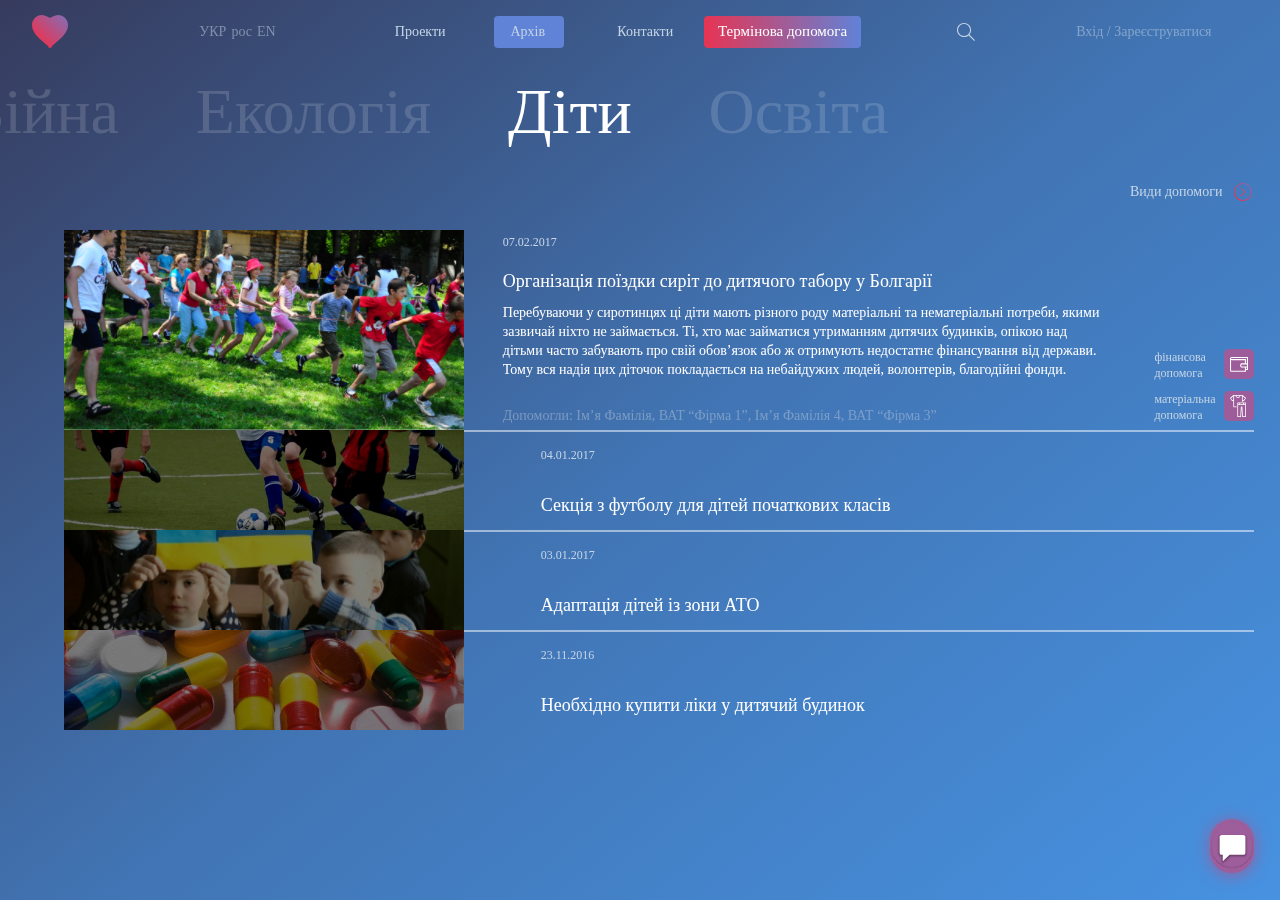
<file: DS_project/archive.html>
<!DOCTYPE html>
<html lang="en">
  <head>
    <meta charset="UTF-8" />
    <title>dobre serce</title>
    <link rel="stylesheet" type="text/css" href="css\style.css" />
  </head>
  <body>
    <div class="background_2"></div>
    <div class="content">
      <div class="container" id="back">
        <div class="header">
          <a href="index.html"><img class="heart-icon" src="./assets/images/heart.svg" alt="" /></a>
  
          <div class="language">
            <ul>
              <li><a href="#">УКР</a></li>
              <li><a href="#">рос</a></li>
              <li><a href="#">EN</a></li>
            </ul>
          </div>
  
          <div class="menu-main">
            <div class="menu-href"><a class="menu-href" href="projects.html">Проекти</a></div>
            <div class="menu-button"><a class="menu-href" href="archive.html">Архів</a></div>
            <div class="menu-href"><a class="menu-href" href="contacts.html">Контакти</a></div>
            <div class="button-bg"><a class="aid" href="help.html">Термінова допомога</a></div>
          </div>
  
          <div>
  
            <a href="#" onclick="toggle2()"><img class="loop" src="./assets/images/shape.svg" alt="" /></a>
  
          </div>
  
          <div>
            <a class="login" href="#">Вхід / Зареєструватися</a>
          </div>
        </div>
      </div>
  
  
  
        <div id="front">
          <div><input type="text"  class="search" onkeypress="plusInformation()" ></div> 
          <span id="search2">Пошук</span>
          <a href="#" onclick="toggle2()" class="close2" ><img class="close3" src="./assets/images/Close.svg" alt=""></a>
          <div id="money">
            <div class="money2">
              <div class="money-column money-main">
                <div class="zagov">Проекти</div>
                <div class="zagov">Архів</div>
              </div>
              <div class="money-column">
                <div class="money-row">
                  <div class="money-text2">
                    <h4>Діти</h4>
                    Для операції на сердце маленькому хлопчику, необхідно зібрати гроші на ліки<br>
                    <div class="line2">Збираємо гроші на лікування п’ятирічного Василя, який став жертвою ДТП </div>
                  </div>
                  <div class="money-text">
                    <h4>Війна</h4>
                    Необхідно зібрати ліки для поранених бійців із зони АТО 
                  </div>
                </div>
                <div class="line2 money-column2">
                  <h4>Діти</h4>
                  <div>Необхідно купити ліки для дитячого будинку в місті Київ</div>
                </div>
              </div>
            </div>
          </div>
        </div>


      <div class="project-main">

         <div class="project-menu">
             <div><a class="project-menu-href" href="#">Війна</a></div>
             <div><a class="project-menu-href" href="#">Екологія</a></div>
             <div><a class="project-menu-href-2" href="#">Діти</a></div>
             <div><a class="project-menu-href" href="#">Освіта</a></div>
          </div>


          <div class="project-button">Види допомоги<a href="#"> <img class="pointer" src="./assets/images/pointer.svg" alt=""></a></div>
          

          <div class="project-content">


             <div class="content-text">
               <div><img class="foot_ic" src="./assets/images/archive_kids_1.png" alt=""></div>
               <div class="project-text-main archive-first">
                 <div class="data">07.02.2017</div>
                 <div class="project-text-title">Організація поїздки сиріт до дитячого табору у Болгарії</div>
                 <div class="project-text">
                  Перебуваючи у сиротинцях ці діти мають різного роду матеріальні та нематеріальні 
                  потреби, якими зазвичай ніхто не займається. Ті, хто має займатися утриманням 
                  дитячих будинків, опікою над дітьми часто забувають про свій обов’язок або ж 
                  отримують недостатнє фінансування від держави. Тому вся надія цих діточок 
                  покладається на небайдужих людей, волонтерів, благодійні фонди. 
                 </div>
                 <div class="money">Допомогли: Ім’я Фамілія, ВАТ “Фірма 1”, Ім’я Фамілія 4, ВАТ “Фірма 3”  </div>
               </div>
               <div class="archive-icons">
                <div class="archive-icons-1">
                    <div class="archive-icons-2">фінансова <br> допомога</div>
                    <div><a href="#"><img class="help_ic" src="./assets/images/archive_icons_1.svg" alt=""></a></div>
                  </div>
                <div class="archive-icons-1">
                    <div class="archive-icons-2">матеріальна <br> допомога</div>
                    <div><a href="#"><img class="help_ic" src="./assets/images/archive_icons_2.svg" alt=""></a></div>
                  </div>
              </div>
             </div>


             <div class="content-text-2">
               <div><img src="./assets/images/archive_kids_2.svg" alt=""></div>
               <div class="line2">
               <div class="project-text-main not-first">
                 <div class="data">04.01.2017</div>
                 <div class="project-content-text">Секція з футболу для дітей початкових класів</div>
               </div>
              </div>
             </div>


             <div class="content-text-2">
                <div><img src="./assets/images/archive_kids_3.svg" alt=""></div>
                <div class="line2">
                <div class="project-text-main not-first">
                  <div class="data">03.01.2017</div>
                  <div class="project-content-text">Адаптація дітей із зони АТО</div>
                </div>
                </div>
             </div>


            <div class="content-text-2">
              <div><img src="./assets/images/archive_kids_4.svg" alt=""></div>
              <div class="line2">
                <div class="project-text-main not-first">
                  <div class="data">23.11.2016</div>
                  <div class="project-content-text">Необхідно купити ліки у дитячий будинок</div>
                </div>
              </div>
             </div>


          </div>

      </div>

      <div class="footer">
        <div class="footer-2">
          <img class="chat-icon" src="./assets/images/chat.svg" alt="" />
        </div>
      </div>


    </div>
  </body>
</html>
</file>
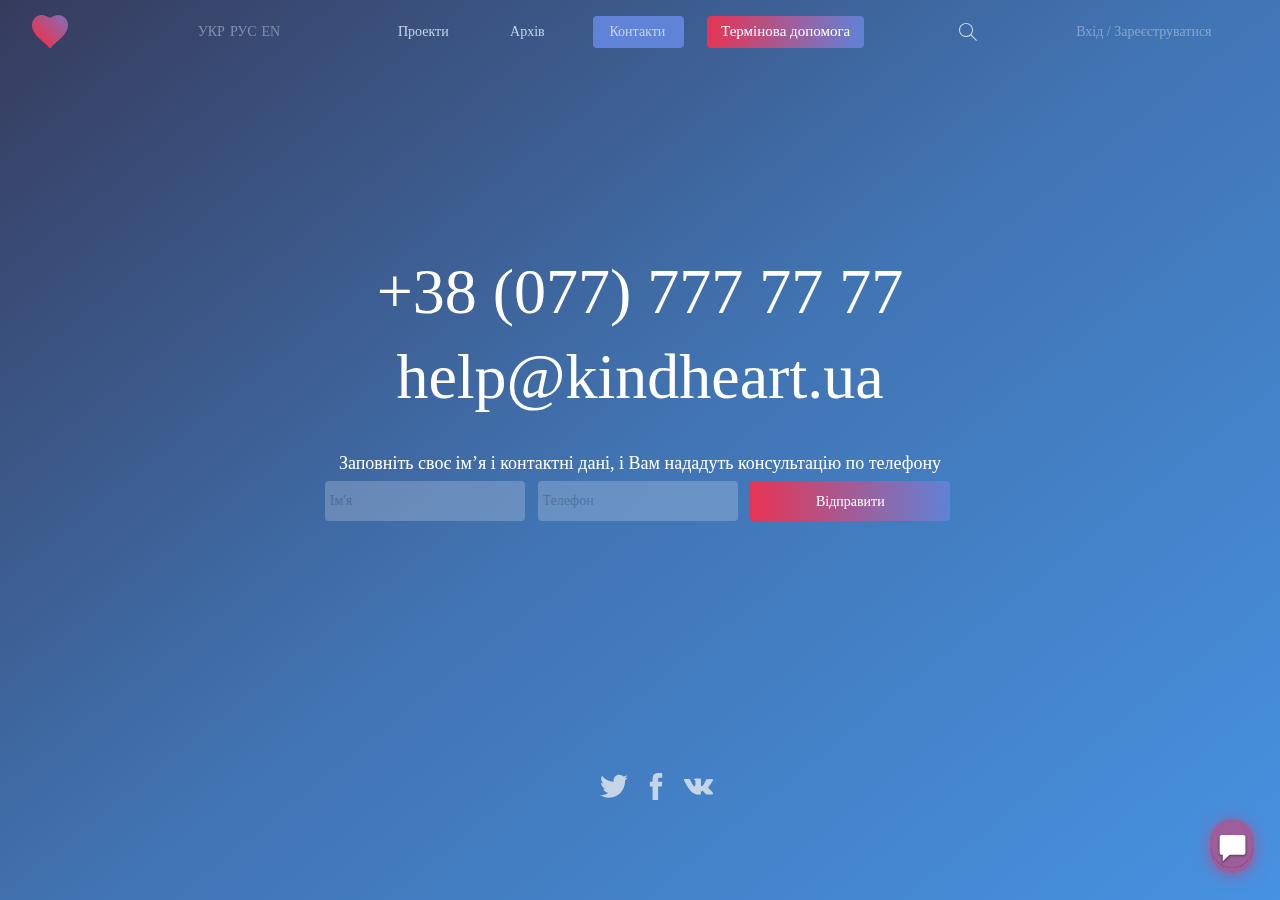
<file: DS_project/contacts.html>
<!DOCTYPE html>
<html lang="en">
  <head>
    <meta charset="UTF-8" />
    <title>dobre serce</title>
    <link rel="stylesheet" type="text/css" href="css\style.css" />
  </head>
  <body>
    <div class="background_2"></div>
    <div class="content">

      <div class="container" id="back">
        <div class="header">
          <a href="index.html"><img class="heart-icon" src="./assets/images/heart.svg" alt="" /></a>
  
          <div class="language">
            <ul>
              <li><a href="#">УКР</a></li>
              <li><a href="#">РУС</a></li>
              <li><a href="#">EN</a></li>
            </ul>
          </div>
  
          <div class="menu-main">
            <div class="menu-href"><a class="menu-href" href="projects.html">Проекти</a></div>
            <div class="menu-href"><a class="menu-href" href="archive.html">Архів</a></div>
            <div class="menu-button"><a class="menu-href" href="contacts.html">Контакти</a></div>
            <div class="button-bg"><a class="aid" href="help.html">Термінова допомога</a></div>
          </div>
  
          <div>
  
            <a href="#" onclick="toggle2()"><img class="loop" src="./assets/images/shape.svg" alt="" /></a>
  
          </div>
  
          <div>
            <a class="login" href="#">Вхід / Зареєструватися</a>
          </div>
        </div>
      </div>
  
  
  
        <div id="front">
          <div><input type="text"  class="search" onkeypress="plusInformation()" ></div> 
          <span id="search2">Пошук</span>
          <a href="#" onclick="toggle2()" class="close2" ><img class="close3" src="./assets/images/Close.svg" alt=""></a>
          <div id="money">
            <div class="money2">
              <div class="money-column money-main">
                <div class="zagov">Проекти</div>
                <div class="zagov">Архів</div>
              </div>
              <div class="money-column">
                <div class="money-row">
                  <div class="money-text2">
                    <h4>Діти</h4>
                    Для операції на сердце маленькому хлопчику, необхідно зібрати гроші на ліки<br>
                    <div class="line2">Збираємо гроші на лікування п’ятирічного Василя, який став жертвою ДТП </div>
                  </div>
                  <div class="money-text">
                    <h4>Війна</h4>
                    Необхідно зібрати ліки для поранених бійців із зони АТО 
                  </div>
                </div>
                <div class="line2 money-column2">
                  <h4>Діти</h4>
                  <div>Необхідно купити ліки для дитячого будинку в місті Київ</div>
                </div>
              </div>
            </div>
          </div>
        </div>


      <div class="contacts-main">
        <div class="contacts-text">+38 (077) 777 77 77 <br>help@kindheart.ua </div>
        <div class="contacts-text-2">Заповніть своє ім’я і контактні дані, і Вам нададуть консультацію по телефону</div>
        <div class="input__block">
          <div><input type="text" placeholder="Ім'я"  class="input-background" ></div>
          <div><input type="tel" placeholder="Телефон" class="input-background"></div>
          <div><input type="submit" value="Відправити" class="input-background-2"></div>
        </div>
      </div>


      
      <div class="contacts-footer">
        <div class="contacts-footer-1">
          <a href="#">
            <img class="social-icon" src="./assets/images/twitter.svg" alt="" />
          </a>
          <a href="#">
            <img class="social-icon" src="./assets/images/facebook.svg" alt="" />
          </a>
          <a href="#">
            <img class="social-icon" src="./assets/images/vk.svg" alt="" />
          </a>
        </div>
        <div class="footer-2">
            <img class="chat-icon" src="./assets/images/chat.svg" alt="" />
        </div>
      </div>
      
    </div>
  </body>
</html>
</file>
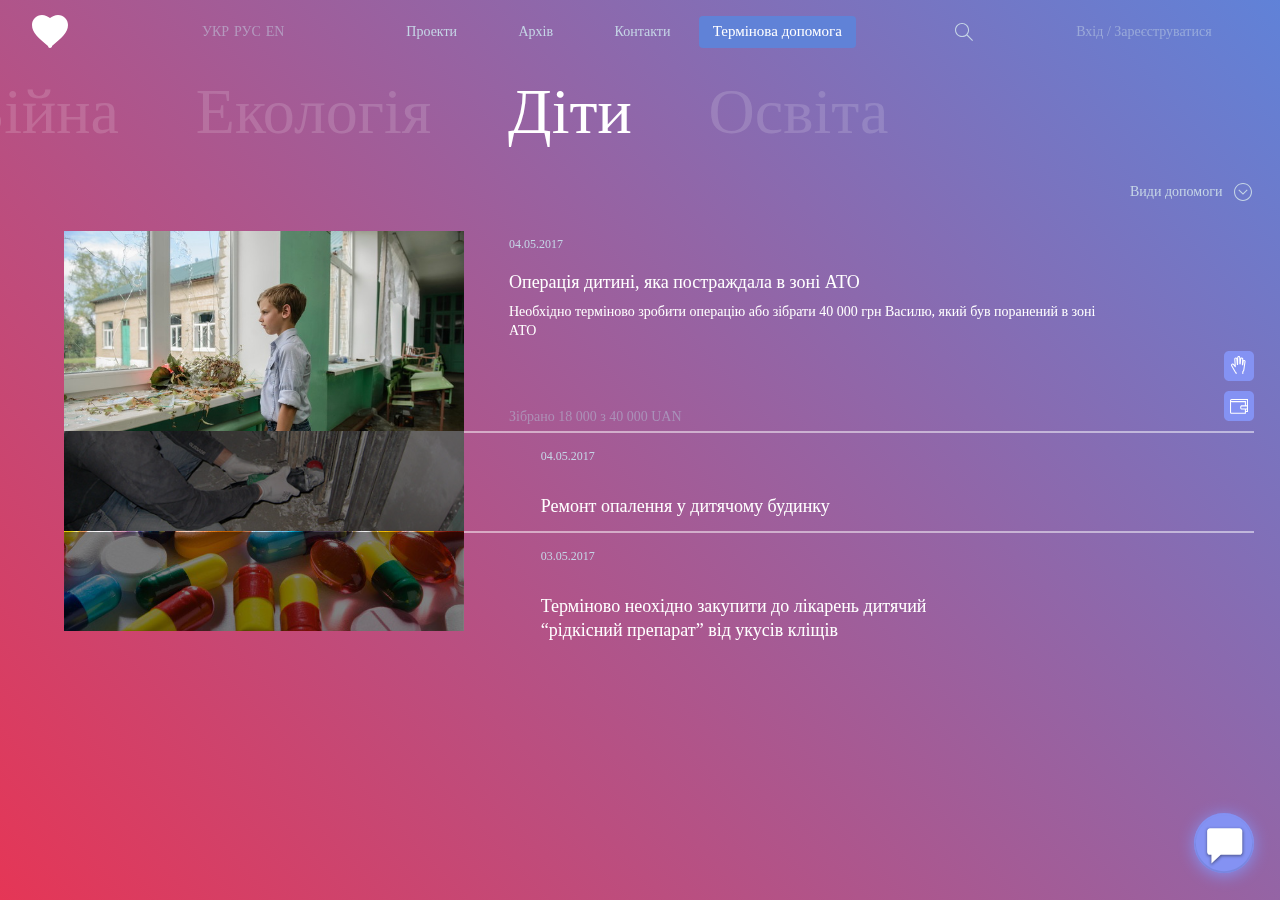
<file: DS_project/help.html>
<!DOCTYPE html>
<html lang="en">
  <head>
    <meta charset="UTF-8" />
    <title>dobre serce</title>
    <link rel="stylesheet" type="text/css" href="css\style.css" />
  </head>
  <body>
    <div class="background_3"></div>
    <div class="content">
      <div class="container" id="back">
        <div class="header">
          <a href="index.html"><img class="heart-icon" src="./assets/images/heart_2.svg" alt="" /></a>
  
          <div class="language">
            <ul>
              <li><a href="#">УКР</a></li>
              <li><a href="#">РУС</a></li>
              <li><a href="#">EN</a></li>
            </ul>
          </div>
  
          <div class="menu-main">
            <div class="menu-href"><a class="menu-href" href="projects.html">Проекти</a></div>
            <div class="menu-href"><a class="menu-href" href="archive.html">Архів</a></div>
            <div class="menu-href"><a class="menu-href" href="contacts.html">Контакти</a></div>
            <div class="button-bg-2"><a class="aid" href="help.html">Термінова допомога</a></div>
          </div>
  
          <div>
  
            <a href="#" onclick="toggle2()"><img class="loop" src="./assets/images/shape.svg" alt="" /></a>
  
          </div>
  
          <div>
            <a class="login" href="#">Вхід / Зареєструватися</a>
          </div>
        </div>
      </div>
  
  
  
        <div id="front">
          <div><input type="text"  class="search" onkeypress="plusInformation()" ></div> 
          <span id="search2">Пошук</span>
          <a href="#" onclick="toggle2()" class="close2" ><img class="close3" src="./assets/images/Close.svg" alt=""></a>
          <div id="money">
            <div class="money2">
              <div class="money-column money-main">
                <div class="zagov">Проекти</div>
                <div class="zagov">Архів</div>
              </div>
              <div class="money-column">
                <div class="money-row">
                  <div class="money-text2">
                    <h4>Діти</h4>
                    Для операції на сердце маленькому хлопчику, необхідно зібрати гроші на ліки<br>
                    <div class="line2">Збираємо гроші на лікування п’ятирічного Василя, який став жертвою ДТП </div>
                  </div>
                  <div class="money-text">
                    <h4>Війна</h4>
                    Необхідно зібрати ліки для поранених бійців із зони АТО 
                  </div>
                </div>
                <div class="line2 money-column2">
                  <h4>Діти</h4>
                  <div>Необхідно купити ліки для дитячого будинку в місті Київ</div>
                </div>
              </div>
            </div>
          </div>
        </div>


      <div class="project-main">

         <div class="project-menu">
             <div><a class="project-menu-href" href="#">Війна</a></div>
             <div><a class="project-menu-href" href="#">Екологія</a></div>
             <div><a class="project-menu-href-2" href="#">Діти</a></div>
             <div><a class="project-menu-href" href="#">Освіта</a></div>
          </div>


          <div class="project-button">Види допомоги<a href="#"> <img class="pointer" src="./assets/images/pointer_3.svg" alt=""></a></div>
          

          <div class="project-content">


             <div class="content-text">
               <div><img class="childrens" src="./assets/images/help_kids_1.svg" alt=""></div>
               <div class="project-text-main help-first">
                 <div class="data">04.05.2017</div>
                 <div class="project-text-title">Операція дитині, яка постраждала в зоні АТО</div>
                 <div class="project-text">
                   Необхідно терміново зробити операцію або зібрати 40 000 грн Василю, 
                   який був поранений в зоні АТО
                 </div>
                 <div class="money">Зібрано 18 000 з 40 000 UAN</div>
               </div>
               <div class="help-icons">
                    <a href="#"><img class="help_ic" src="./assets/images/help_icons_1.svg" alt=""></a>
                    <a href="#"><img class="help_ic" src="./assets/images/help_icons_2.svg" alt=""></a>
              </div>
             </div>


             <div class="content-text-2">
               <div><img src="./assets/images/help_kids_2.svg" alt=""></div>
               <div class="line2">
               <div class="project-text-main not-first">
                 <div class="data">04.05.2017</div>
                 <div class="project-content-text">Ремонт опалення у дитячому будинку</div>
               </div>
              </div>
             </div>


             <div class="content-text-2">
                <div><img src="./assets/images/help_kids_3.svg" alt=""></div>
                <div class="line2">
                <div class="project-text-main not-first">
                  <div class="data">03.05.2017</div>
                  <div class="project-content-text">Терміново неохідно закупити до лікарень дитячий <br>
                    “рідкісний препарат” від укусів кліщів  </div>
                </div>
                </div>
             </div>



          </div>

      </div>

      <div class="footer">
        <div class="footer-2">
          <img class="chat-icon-2" src="./assets/images/chat_2.svg" alt="" />
        </div>
      </div>


    </div>
  </body>
</html>
</file>
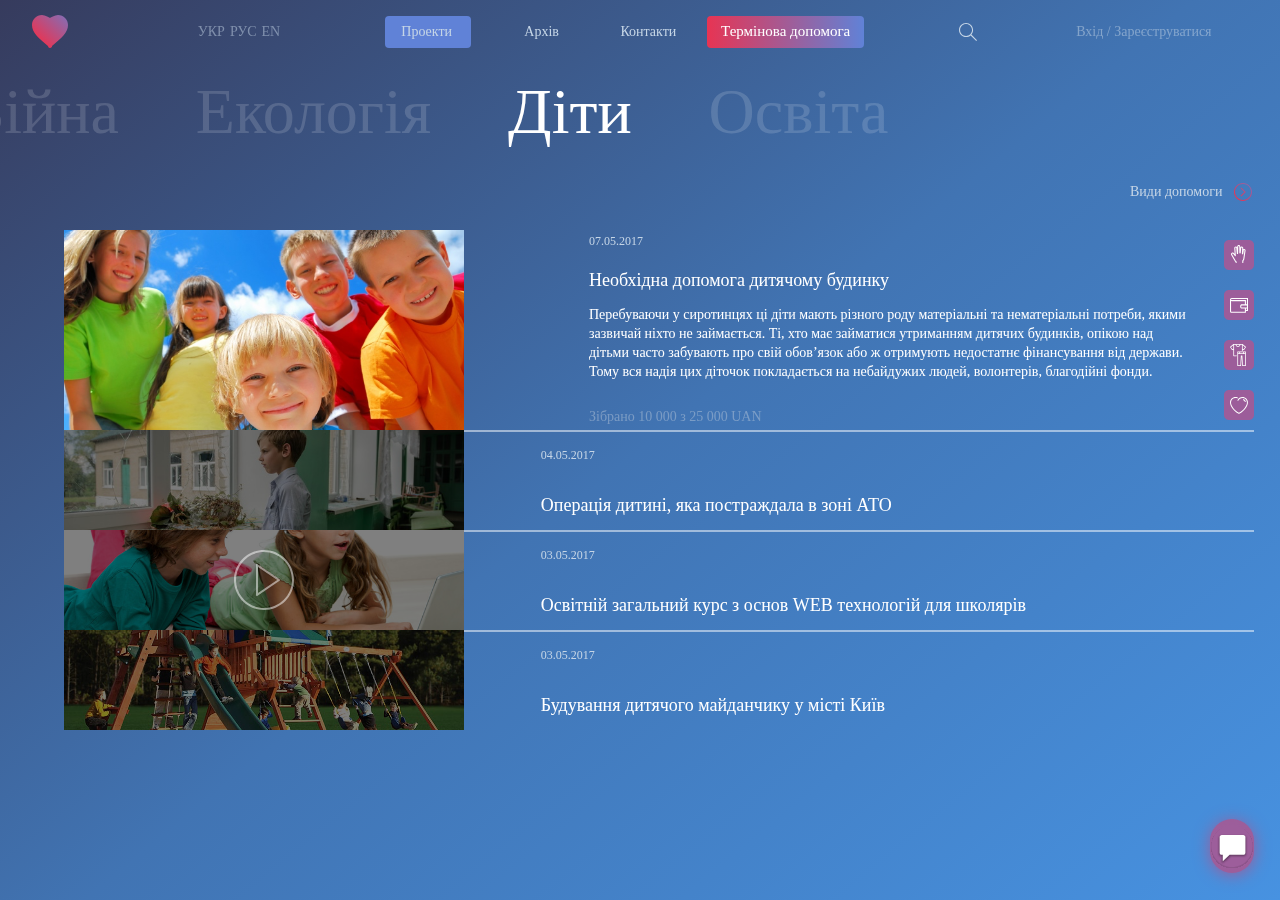
<file: DS_project/projects.html>
<!DOCTYPE html>
<html lang="en">
  <head>
    <meta charset="UTF-8" />
    <title>dobre serce</title>
    <link rel="stylesheet" type="text/css" href="css/style.css" />
  </head>
  <body>
    <div class="background_2"></div>
    <div class="content">
      <div class="container" id="back">
        <div class="header">
          <a href="index.html"><img class="heart-icon" src="./assets/images/heart.svg" alt="" /></a>
  
          <div class="language">
            <ul>
              <li><a href="#">УКР</a></li>
              <li><a href="#">РУС</a></li>
              <li><a href="#">EN</a></li>
            </ul>
          </div>
  
          <div class="menu-main">
            <div class="menu-button"><a class="menu-href" href="projects.html">Проекти</a></div>
            <div class="menu-href"><a class="menu-href" href="archive.html">Архів</a></div>
            <div class="menu-href"><a class="menu-href" href="contacts.html">Контакти</a></div>
            <div class="button-bg"><a class="aid" href="help.html">Термінова допомога</a></div>
          </div>
  
          <div>
  
            <a href="#" onclick="toggle2()"><img class="loop" src="./assets/images/shape.svg" alt="" /></a>
  
          </div>
  
          <div>
            <a class="login" href="#">Вхід / Зареєструватися</a>
          </div>
        </div>
      </div>
  
  
  
        <div id="front">
          <div><input type="text"  class="search" onkeypress="plusInformation()" ></div> 
          <span id="search2">Пошук</span>
          <a href="#" onclick="toggle2()" class="close2" ><img class="close3" src="./assets/images/Close.svg" alt=""></a>
          <div id="money">
            <div class="money2">
              <div class="money-column money-main">
                <div class="zagov">Проекти</div>
                <div class="zagov">Архів</div>
              </div>
              <div class="money-column">
                <div class="money-row">
                  <div class="money-text2">
                    <h4>Діти</h4>
                    Для операції на сердце маленькому хлопчику, необхідно зібрати гроші на ліки<br>
                    <div class="line2">Збираємо гроші на лікування п’ятирічного Василя, який став жертвою ДТП </div>
                  </div>
                  <div class="money-text">
                    <h4>Війна</h4>
                    Необхідно зібрати ліки для поранених бійців із зони АТО 
                  </div>
                </div>
                <div class="line2 money-column2">
                  <h4>Діти</h4>
                  <div>Необхідно купити ліки для дитячого будинку в місті Київ</div>
                </div>
              </div>
            </div>
          </div>
        </div>


      <div class="project-main">

         <div class="project-menu">
             <div><a class="project-menu-href" href="#">Війна</a></div>
             <div><a class="project-menu-href" href="#">Екологія</a></div>
             <div><a class="project-menu-href-2" href="#">Діти</a></div>
             <div><a class="project-menu-href" href="#">Освіта</a></div>
          </div>


          <div class="project-button">Види допомоги<a href="#"> <img class="pointer" src="./assets/images/pointer.svg" alt=""></a></div>
          

          <div class="project-content">


             <div class="content-text">
               <div><img class="childrens" src="./assets/images/project_kids_1.svg" alt=""></div>
               <div class="project-text-main first-main">
                 <div class="data">07.05.2017</div>
                 <div class="project-text-title">Необхідна допомога дитячому будинку</div>
                 <div class="project-text">
                  Перебуваючи у сиротинцях ці діти мають різного роду матеріальні 
                  та нематеріальні потреби, якими зазвичай ніхто не займається. 
                  Ті, хто має займатися утриманням дитячих будинків, опікою над дітьми 
                  часто забувають про свій обов’язок або ж отримують недостатнє 
                  фінансування від держави. Тому вся надія цих діточок покладається на 
                  небайдужих людей, волонтерів, благодійні фонди. </div>
                 <div class="money">Зібрано 10 000 з 25 000 UAN</div>
               </div>
               <div class="project-icons">
                 <a href="#"><img class="help_ic" src="./assets/images/project_icons_1.svg" alt=""></a>
                 <a href="#"><img class="help_ic" src="./assets/images/project_icons_2.svg" alt=""></a>
                 <a href="#"><img class="help_ic" src="./assets/images/project_icons_3.svg" alt=""></a>
                 <a href="#"><img class="help_ic" src="./assets/images/project_icons_4.svg" alt=""></a>
              </div>
             </div>


             <div class="content-text-2">
               <div><img src="./assets/images/project_kids_2.svg" alt=""></div>
               <div class="line2">
               <div class="project-text-main not-first">
                 <div class="data">04.05.2017</div>
                 <div class="project-content-text">Операція дитині, яка постраждала в зоні АТО</div>
               </div>
               </div>
             </div>


             <div class="content-text-2">
                <div><img src="./assets/images/project_kids_3.svg" alt=""></div>
                <div class="line2">
                <div class="project-text-main not-first">
                  <div class="data">03.05.2017</div>
                  <div class="project-content-text">Освітній загальний курс з основ WEB технологій для школярів</div>
                </div>
                </div>
             </div>


            <div class="content-text-2">
              <div><img src="./assets/images/project_kids_4.svg" alt=""></div>
              <div class="line2">
              <div class="project-text-main not-first">
                <div class="data">03.05.2017</div>
                <div class="project-content-text">Будування дитячого майданчику у місті Київ</div>
              </div>
              </div>
             </div>


          </div>

      </div>

      <div class="footer">
        <div class="footer-2">
          <img class="chat-icon" src="./assets/images/chat.svg" alt="" />
        </div>
      </div>


    </div>
  </body>
</html>
</file>
<file: DS_project/css/style.css>
/*Обнуление*/
* {
  padding: 0;
  margin: 0;
  border: 0;
}
*,
*:before,
*:after {
  -moz-box-sizing: border-box;
  -webkit-box-sizing: border-box;
  box-sizing: border-box;
}
:focus,
:active {
  outline: none;
}
a:focus,
a:active {
  outline: none;
}
nav,
footer,
header,
aside {
  display: block;
}
html,
body {
  height: 100%;
  width: 100%;
  font-size: 100%;
  line-height: 1;
  font-size: 14px;
  -ms-text-size-adjust: 100%;
  -moz-text-size-adjust: 100%;
  -webkit-text-size-adjust: 100%;
}
input,
button,
textarea {
  font-family: inherit;
}
input::-ms-clear {
  display: none;
}
button {
  cursor: pointer;
}
button::-moz-focus-inner {
  padding: 0;
  border: 0;
}
a,
a:visited {
  text-decoration: none;
}
a:hover {
  text-decoration: none;
}
ul li {
  list-style: none;
}
img {
  vertical-align: top;
}
h1,
h2,
h3,
h4,
h5,
h6 {
  font-size: inherit;
  font-weight: inherit;
}
/*--------------------*/

html body{
  scrollbar-width: none;
}
.background {
  background: linear-gradient(-39deg, #4792e1, #4174b3, #363b5d);
  clip-path: polygon(0% 0%, 125% 0%, 0% 125%, 0% 0%);
  width: 100vw;
  height: 100vh;
  top: 0px;
  left: 0px;
  position: fixed;
}
.content {
  display: flex;
  flex-direction: column;
  height: 100%;
  position: absolute;
}
.big-heart {
  width: 55vw;
  height: 55vh;
  margin-left: 42vw;
  margin-top: 38.5vh;
  position: fixed;
  z-index: 1;
  top: 0;
  transform: rotate(0.5deg);
}

/*HEADER*/

.header {
  padding-top: 1%;
  width: 100vw;
  display: flex;
  justify-content: space-between;
  align-items: center;
  position: relative;
}
.heart-icon {
  padding: 0 0 0 30px;
}
.language {
  display: flex;
  align-items: center;
  padding-left: 3vw;
}
.language ul {
  display: flex;
  align-items: center;
  font-size: 14px;
  font-family: "Gilroy-Light";
  font-weight: 400;
}
.language ul li a {
  margin: 0 0 0 5px;
  opacity: 0.5;
  color: #c5d5e6;
}
.language ul li a:hover {
  color: #c5d5e6;
  opacity: 1;
}
.menu-main {
  display: flex;
  align-items: center;
  justify-content: center;
}
.menu-href,
.button-bg {
  padding: 0.5vh 1.1vw;
  font-size: 14px;
  margin-left: 0.2vw;
  font-weight: 400;
  line-height: 2.5vh;
  font-family: "Geometria-ExtraBold";
}
.menu-href {
  color: #c5d5e6;
}

.button-bg {
  background: linear-gradient(270deg, #6082d7, #e73453);
  border-radius: 4px;
}
.aid {
  font-size: 15px;
  color: #fff;
}
.loop {
  margin: 10px 10px;
  cursor: pointer;
}
.login {
  opacity: 0.5;
  padding-top: 5px;
  padding-right: 30px;
  padding-bottom: 5px;
  padding-left: 5px;
  color: #c5d5e6;
  font-family: "Gilroy-Light";
  font-size: 14px;
  font-weight: 400;
  line-height: 1.2vh;
  margin-right: 3vw;
}
.login:hover {
  color: #c5d5e6;
  opacity: 1;
}

/*CONTENT*/

.main {
  width: 49%;
  display: flex;
  flex-direction: column;
  justify-content: space-between;
  margin-left: 5vw;
  margin-top: 22vh;
  color: #c5d5e6;
  font-family: "Geometria-Medium";
  font-size: 16px;
}
.line {
  width: 5vw;
  height: 0.26vh;
  background: #ffffff;
  margin-top: 5%;
  margin-bottom: 2%;
}
.text-1 {
  color: #c5d5e6;
  font-family: "Geometria-Medium";
  font-size: 18px;
  font-weight: 400;
  line-height: 1vh;
  display: flex;
}
.text-1-wording {
  color: #fff;
  font-family: "Geometria-ExtraBold";
  font-size: 64px;
  font-weight: 400;
  line-height: 5vh;
}
.text-1-link {
  display: flex;
  align-items: center;
  margin-top: 2vh;
  margin-left: 5vw;
  line-height: 3vh;
}
.text-1-link a {
  padding-left: 10px;
}
.text-2 {
  justify-content: space-between;
  display: flex;
  flex-direction: column;
}
.text-wording {
  color: #fff;
}
.text-2-link div {
  color: #c5d5e6;
  align-items: center;
  display: flex;
}
.text-2-link {
  justify-content: space-between;
  display: flex;
  flex-direction: row;
  margin-top: 5%;
}
.text-2-link a {
  padding-left: 10px;
}
.button {
  display: flex;
  align-items: center;
  justify-content: center;
  padding: 0 5px;
  width: 11vw;
  height: 4vh;
  background: linear-gradient(270deg, #6082d7, #e73453);
  box-shadow: 0px 0px 15px 5px rgba(229, 54, 86, 0.4);
  color: #ffffff;
  border-radius: 5px;
  margin-right: 35%;
}
.text-3 {
  justify-content: space-between;
  display: flex;
  flex-direction: column;
}
.text-3-link {
  color: #c5d5e6;
  align-items: center;
  display: flex;
  flex-direction: row;
  margin-top: 5%;
}
.text-3-link a {
  padding-left: 10px;
}

/*FOOTER*/

.footer {
  display: flex;
  justify-content: space-between;
  margin-top: 28vh;
  margin-left: 5vw;
  margin-bottom: 1vh;
}
.footer-1 {
  display: flex;
}
h5 {
  color: #c5d5e6;
  font-family: "Geometria-ExtraBold";
  font-size: 14px;
  font-weight: 400;
}
.social-icon1 {
  margin: 0 0 0 1vw;
}
.social-icon2 {
  margin: 0 0 0 1vw;
}
.social-icon3 {
  margin: 0 0 0 1vw;
}
.footer-2 {
  position: fixed;
  bottom: 0;
  right: 0;
  margin-bottom: 3vh;
  margin-right: 2vw;
}
.chat-icon {
  width: 3.5vw;
  height: 6vh;
  border-radius: 60px;
  background: #9d5e9b;
  box-shadow: 0px 2px 2px rgba(0, 0, 0, 0.2);
  box-shadow: 0px 2px 16px #9d5e9b;
}

/*CONTACTS*/

.background_2 {
  background: linear-gradient(-39deg, #4792e1, #4174b3, #363b5d);
  width: 100vw;
  height: 100vh;
  top: 0px;
  left: 0px;
  position: fixed;
}
.contacts-footer {
  display: flex;
  justify-content: space-between;
  margin-left: 5vw;
  margin-bottom: 3vh;
  margin-top: 28vh;
}
.social-icon{
  margin-left: 1vw;
  height: 3vh;
  width: 2.3vw;
}
.contacts-footer-1 {
  display: flex;
  margin-left: 43%;
}
.contacts-main {
  justify-content: center;
  display: flex;
  flex-direction: column;
  width: 50vw;
  margin-left: 25vw;
  margin-top: 22vh;
}
.contacts-text {
  color: #ffffff;
  font-family: "Geometria-Medium";
  font-size: 64px;
  font-weight: 400;
  line-height: 85px;
  text-align: center;
}
.contacts-text-2 {
  color: #ffffff;
  font-family: "Gilroy-Light";
  font-size: 18px;
  font-weight: 400;
  line-height: 24px;
  display: flex;
  justify-content: center;
  margin-top: 5%;
}
.input__block {
  display: flex;
  flex-direction: row;
  justify-content: center;
  margin-top: 1%;
}

.input-background {
  opacity: 0.3;
  background-color: #c5d5e6;
  padding: 5px;
  margin-right: 1vw;
  font-family: "Geometria-Medium";
  font-size: 14px;
  font-weight: 400;
  line-height: 19px;
  border-radius: 4px;
  width: 200px;
  height: 40px;
}
.input-background-2 {
  display: flex;
  justify-content: center;
  padding: 5px;
  background: linear-gradient(270deg, #6082d7, #e73453);
  margin-right: 5px;
  color: #ffffff;
  font-family: "Geometria-Medium";
  font-size: 14px;
  font-weight: 400;
  line-height: 19px;
  border-radius: 4px;
  width: 200px;
  height: 40px;
}
.menu-button {
  background-color: #6082d7;
  border-radius: 4px;
  display: flex;
  justify-content: center;
  margin: 0 20px;
  padding-right: 5px;
}

/*PROJECTS*/

.project-main {
  margin-top: 2vh;
  display: flex;
  flex-direction: column;
  margin-right: 2vw;
  color: #c5d5e6;
  font-family: "Geometria-Medium";
}
.project-menu {
  display: flex;
  margin-left: -9vw;
}
.project-text-main {
  margin-left: 7vw;
}
.project-menu div {
  margin-left: 6vw;
}
.project-menu-href {
  opacity: 0.15;
  color: #fff;
  font-size: 64px;
  font-weight: 400;
  line-height: 85px;
}
.project-menu-href-2 {
  color: #fff;
  font-size: 64px;
  font-weight: 400;
  line-height: 85px;
}
.project-button {
  justify-content: flex-end;
  display: flex;
  flex-direction: row;
  align-items: center;
  margin: 3vh 0;
}
.project-button a {
  padding-left: 10px;
}
.project-content {
  display: flex;
  margin-left: 5vw;
  flex-direction: column;
}
.content-text {
  display: flex;
  justify-content: space-between;
  flex-direction: row;
}
.project-text-main {
  display: flex;
  flex-direction: column;
  justify-content: space-around;
}
.first div {
  margin-left: -12.5vw;
}
.data {
  width: 57px;
  height: 16px;
  color: #c5d5e6;
  font-family: "Gilroy-Light";
  font-size: 12px;
  font-weight: 400;
  line-height: 16px;
}
.project-text-title {
  padding: 2% 0 5% 0;
  width: 500px;
  height: 24px;
  color: #ffffff;
  font-family: "Geometria-ExtraBold";
  font-size: 18px;
  font-weight: 400;
  line-height: 24px;
}
.project-text {

  width: 600px;
  height: 95px;
  color: #ffffff;
  font-family: "Geometria-Medium";
  font-size: 14px;
  font-weight: 400;
  line-height: 19px;
}
.money {
  opacity: 0.5;
  width: 450px;
  height: 19px;
  color: #b4c4d8;
  font-family: "Geometria-Medium";
  font-size: 14px;
  font-weight: 400;
  line-height: 20px;
}
.project-icons {
  display: flex;
  justify-content: space-around;
  flex-direction: column;
}
.content-text-2 {
  display: flex;
  flex-direction: row;
  justify-content: flex-start;
}
.not-first {
  margin-left: 6vw;
  height: 100%;
}
.project-content-text {
  height: 24px;
  color: #ffffff;
  font-family: "Geometria-ExtraBold";
  font-size: 18px;
  font-weight: 400;
  line-height: 24px;
}

/*ARCHIVE*/

.archive-icons {
  display: flex;
  flex-direction: column;
  justify-content: flex-end;
  width: 100px;
  margin-bottom: 7px;
}
.archive-icons-2 {
  padding-right: 7px;
  width: 50px;
  height: 32px;
  color: #c5d5e6;
  font-family: "Gilroy-Light";
  font-size: 12px;
  font-weight: 400;
  line-height: 16px;
  display: flex;
  justify-content: flex-start;
}
.archive-icons-1 {
  display: flex;
  flex-direction: row;
  padding-top: 10px;
}
.archive-icons-1 a {
  margin-left: 20px;
}
.archive-first div {
  margin-left: -8vw;
}
.line2 {
  width: 100%;
}
.line2:before {
  content: "";
  display: flex;
  width: 100%;
  height: 2px;
  background-color:#fff;
  opacity: 0.5;
}

/*HELP*/

.background_3{
  background: linear-gradient(47deg, #E53656, #6082D8);
  width: 100vw;
  height: 100vh;
  top: 0px;
  left: 0px;
  position: fixed;
}
.button-bg-2 {
  padding: 0.6vh 1.1vw;
  font-size: 14px;
  margin-left: 0.vw;
  font-weight: 400;
  line-height: 2.3vh;
}
.button-bg-2 {
  background-color: #6082d7;
  border-radius: 4px;
}
.help-icons{
  display: flex;
  flex-direction: column;
  justify-content: flex-end;
}
.help-icons a{
  padding-bottom: 10px;
}
.chat-icon-2{
  width: 60px;
  height: 60px;
  background: #8492f3;
  box-shadow: 0px 2px 2px rgba(0,0,0,0.2);
  box-shadow: 0px 2px 16px #8492f3;
  border-radius: 50px;
}
.help-first div {
  margin-left: -12.5vw;
}

            /*FORMS*/

.link {
  width: 24.7vw;
  margin-top: 12.5vh;
  margin-right: -25vw;
  margin-left: -13vw;
}
#forms{
  position: fixed;
  top: 40%;
  left: 50%;
  transform: translate(-50%, -50%);
  visibility: hidden;
}
#forms.active{
  top: 50%;
  visibility: visible;
  opacity: 1;
}
.forms-main{
  width: 90vw;
  height: 80vh;
  background-color: #ffffff;
  box-shadow: 3px 4px 10px rgba(0,0,0,0.2);
  border-radius: 15px;
  display: flex;
  flex-direction: column;
  overflow: hidden;
  overflow-y: scroll;
}
.forms-main h1{
  width: 100%;
  text-align: center;
  height: 11vh;
  color: #363b5d;
  font-family: "Geometria-ExtraBold";
  font-size: 64px;
  font-weight: 400;
  line-height: 11vh;
  margin-top: 3vh;
}
.form-button{
  text-align: center;
  display: flex;
  justify-content: center;
  flex-direction: row;
  margin-bottom: 3vh;
}
.form-text{
  display: flex;
  justify-content: space-around;
  flex-direction: row;
}
.form-text2{
  display: flex;
  justify-content: space-around;
  flex-direction: row;
  padding-left: 1vw;
}
.form-text input{
  padding: 5px;
  margin-bottom: 2vh; 
  margin-right: 1vw;
  opacity: 0.5;
  background-color: #c5d5e6;
  border-radius: 5px;
  height: 4.3vh;
}
.form-text2 input{
  padding: 5px;
  margin-bottom: 2vh; 
  margin-right: 2vw;
  opacity: 0.5;
  background-color: #c5d5e6;
  border-radius: 5px;
  height: 4.3vh;
}
.row-input{
  display: flex;
  flex-direction: row;
  justify-content: space-between;
}
.first-input input{
  width: 15vw;
}
.second-input input{
  width: 32vw;
}
.help__window{
  display: flex;
  justify-content: center;
  margin: 1vh 0 2vh 0;
}
.help {
  width: 14vw;
  height: 6vh;
  border-radius: 5px;
  background: linear-gradient(47deg, #e53656, #6082d8);
  color: #ffffff;
  font-family: "Geometria-ExtraBold";
  font-size: 18px;
  font-weight: 400;
  margin-bottom: 3vh;
  margin-top: 2vh;
  border: none;
}
  /* MORE FORMS*/

#more{
  display: none;
  margin-top: 30px;
}
#swit{
  width: 8vw;
  height: 5.3vh;
  border: solid 2px #363b5d;
  border-bottom-left-radius: 5px;
  border-top-left-radius: 5px;
  background-color: #fff;
  font-size: 14px;
  border-radius: 5px;
}
#swit.active{
  background: #363b5d;
  color: #ffffff;
}
#swit2{
  width: 8vw;
  height: 5.3vh;
  border: solid 2px #363b5d;
  background-color: #fff;
  border-bottom-right-radius: 5px;
  font-size: 14px;
  border-top-right-radius: 5px;
  margin-left: -5px;
}
#swit2.active{
  background: #363b5d;
  color: #ffffff;
}


/* Loop Search String Whatever */


.container#back.active{
  filter: blur(20px);
  background-color: #fff;
  opacity: 0.1;
  pointer-events: none;
  user-select: none;
}
.close3{
  margin-top: 3vh;
  margin-right: -0.5vw;
  width: 4vw;
  height: 4vh;
}
#front{
  position: fixed;
  left: 50%;
  transform: translate(-50%, -50%);
   visibility: hidden;
   opacity: 0;
}
#front.active{
top: 6%;
visibility: visible;
opacity: 1;
transform: 0.5s;
}
.search {
width: 95vw;
height: 4.5vh;
background: rgba(139, 148, 156, 0.5);
display: flex;
border-radius: 4px;
color: #fff;
font-family: "Geometria-ExtraBold";
text-align: center;
font-weight: 700;
}
.close2 {  
position: relative;
z-index: 1;
float: right;
margin-top: -55px;
}
#front input::placeholder {
font-size: 16.5px; 
padding-left: 20px;

}

/*ПОШУК*/

#search2{
  position: relative;
  z-index: 1;
  float: left;
  margin-top: -35px;
  margin-left: 20px;
  opacity: 0.5;
  width: 55px;
  height: 24px;
  color: #2e3f69;
  font-family: sans-serif;
  font-size: 14px;
  font-weight: 400;
  line-height: 5vh;
}
.money2{
  width: 95vw;
  height: 48vh;
  background: rgba(139, 148, 156, 0.5);
  border-radius: 10px;
  margin-top: 1vh;
  margin-bottom: -90vh;
  backdrop-filter: blur(16px);
  display: flex;
  flex-direction: row;
  justify-content: space-around;
}
#money{
  display: none;
}
.money-column{
  display: flex;
  flex-direction: column;
  justify-content: space-around;
  height: 38vh;
  margin-left: -47%;
  margin-top: 30px;
  
}
.money-main{
  color: #ffffff;
  font-family: "Geometria-Medium";
  font-size: 24px;
  font-weight: 400;
  line-height: 2vh;
  margin-left: -25%;
  margin-top: -25px;
}
.money-main div{
  padding-top: 2vh;
}
.money-row{
  display: flex;
  flex-direction: row;
  justify-content: space-between;
  width: 50vw;
  height: 12vh;
  color: #fff;
  font-family: "Geometria-Medium";
  font-size: 14px;
  font-weight: 400;
  line-height: 2.5vh;
}
.money-row h4{
  color: #ffffff;
  font-family: "Geometria-Medium";
  font-size: 18px;
  font-weight: 400;
}
.money-text{
  margin-left: 5vw;
  display: flex;
  justify-content: space-around;
  flex-direction: column;
  margin-top: -1vh;
  height: 10vh;
  width: vw;
}
.money-text2{
  display: flex;
  flex-direction: column;
  justify-content: space-between;
  height: 14vh; 
  margin-bottom: 2vh;
}

.money-column2{
  display: flex;
  flex-direction: column;
  justify-content: space-between;
  height: 13vh;
  color: #fff;
  font-family: "Geometria-Medium";
  font-size: 14px;
  font-weight: 400;
  line-height: 2.5vh;
  margin-top: 2vh;
}
.money-column2 h4{
  color: #fff;
  font-family: "Geometria-Medium";
  font-size: 18px;
  font-weight: 400;
}
.money-column2 div{
  width: 20vw;
}


          /* Forms */


          .tab_container{
            font-family: "Geometria-Medium";
            font-size: 14px;
            margin-left: 4%;
          }
          .tabs__nav {
            width: 80vw;
            display: flex;
            justify-content: space-around;
          }
          .tabs-nav__item {
            border-bottom: 1px solid transparent;
            cursor: pointer;
            flex: 1;
            padding: 20px;
          }
          
          .tab {
            margin-top: 0.2vh;
            border: 1px solid #75757a;
            border-radius: 10px ;
            margin-top: 1.5vh ;
            width: 80vw;
            height: 35vh;
            display: none;
            padding: 20px;
          }
          .tab.is-active { 
            display: block;
           }
          
           .tabs-nav__item.is-active::after{
            margin-left: 9%;
            margin-top: 8.5%;
            margin-bottom: -80%;
            content: '';
            display: block;
            background:#fff;
            width: 25px;
            height: 25px;
            z-index: -1;
            transform: rotate(45deg);
            -webkit-transform: rotate(45deg);
            border-top: 1px solid #75757a;
            border-left: 1px solid #75757a;
            border-radius: 5px 0 0 0;
          }
          
          .text-kind-help{
            text-align: center;
            display: flex;
            justify-content: center;
            flex-direction: row;
            margin-bottom: 20px;
            font-size: 18px;
            font-weight: 400;
            line-height: 24px;
            font-family: "Geometria-Medium";
          }
          .fin{
            display: flex;
            justify-content: space-between;
            flex-direction: row;
          }
          .fin-text{
            margin-bottom: 0.5vh;
            margin-left: 0.6vw;
          }
          .fin-icons{
            display: flex;
            flex-direction: row;
          }
          .fin-icons div{
            margin-right: 14px;
            margin-bottom: 17px;
          }



         /* Як ви можете допомогти */
         .content#blur.active{
          filter: blur(10px);
          background-color: rgb(101, 102, 104);
          opacity: 0.2;
          pointer-events: none;
          user-select: none;
        }
        #plus{
          position: fixed;
          top: 40%;
          left: 50%;
          width: 90vw;
          height: 80vh;
          background-color: #fff;
          border-radius: 10px;
          transform: translate(-50%, -50%);
          visibility: hidden;
        }
        .types_of_help{
          display: flex;
          flex-direction: column;
        }
        .var_help h1{
          text-align: center;
          height: 10vh;
          color: #363b5d;
          font-family: "Geometria-ExtraBold";
          font-size: 64px;
          font-weight: 400;
        }
        .help_text{
          display: flex;
          flex-direction: row;
          justify-content: space-around;
        }
        #plus.active{
          top: 50%;
          visibility: visible;
          opacity: 1;
        }
        .close{
          display: flex;
          justify-content: flex-end;
        }
        .help_text_1{
          margin-left: 7vw;
          margin-top: 2vh;
            width: 12vw;
            height: 30vh;
            color: #515572;
            font-family: "Gilroy-Light";
            font-size: 14px;
            font-weight: 400;
            line-height: 2.4vh;
          }

          /*INPUT MASK*/
          .card-main{
            border-radius: 5px;
            width: 22vw;
            height: 22vh;
            background: #2e3f69;
            display: flex;
            justify-content: space-around;
            flex-direction: column;
            padding-left: 1.2vw;
            padding-right: 2vw;
            margin-top: 2.5vh;
          }
          .card-row{
            display: flex;
            justify-content: space-between;
            flex-direction: row;
          }
          .card-num{
            width: 4vw;
            height: 4vh;
            padding: 10px;
            border-radius: 4px;
            font-size: 14px;
          }
          .card-else{
            width: 4.5vw;
            height: 4.2vh;
            border-radius: 4px;
            font-size: 14px;
            padding: 5px 10px;
          }
          .card-else2{
          padding: 5px 10px;
          }
          .card-text{
            color: #ffffff;
            font-family: "Geometria-Medium";
            font-size: 14px;
            font-weight: 400;
            line-height: 2.5vh;
          }
          .Ilon{
            margin-top: vh;
            width: 30vw;
            height: 29vh;
          }


          

@media screen and (min-width: 1920px){
  .big-heart {
    margin-left: 42.5vw;
    margin-top: 45.8vh;
    width: 45vw;
    height: 45vh;
  }
  .heart-icon {
    width: 4vw;
    height: 4vh;
  }
  .language ul {
    font-size: 16px;
  }
  .menu-href,
  .button-bg {
    font-size: 18px;
    font-weight: 500;
  }
  .button-bg {
    height:3.5vh;
    line-height: 2.5vh;
  }
  .login {
    font-size: 18px;
    font-weight: 500;
    line-height: 2.5vh;
  }
  .loop {
    width: 2.2vw;
    height: 2.2vh;
  }
  .aid{
    font-size: 18px;
  }

  /*CONTENT*/
  .main {
    width: 50%;
    font-size: 20px;
  }
  .pointer{
    width: 1.5vw;
  }
  .line {
    width: 7vw;
    height: 0.2vh;
  }
  .text-1-link {
    font-size: 20px;
    line-height: 1vh;
  }
  .text-1-wording {
    font-size: 75px;
    font-weight: 400;
    line-height: 5vh;
  }
  .button {
    font-size: 20px;
    width: 10vw;
    height: 4vh;
  }
  /*FOOTER*/
  .footer{
    margin-top: 28vh;
  }
  h5 {
    font-size: 20px;
    font-weight: 500;
  }
  .social-icon1 {
    width: 1.5vw; 
  }
  .social-icon2 {
    width: 0.8vw; 
  }
  .social-icon3 {
    width: 1.9vw; 
  }
  .chat-icon {
    width: 3.5vw;
    height: 6vh;
    border-radius: 90px;
  }

  /*CONTACTS*/

.contacts-footer {
  margin-left: 5vw;
  margin-bottom: 3vh;
  margin-top: 36vh;
}
.social-icon{
  margin-left: 1vw;
  height: 3vh;
  width: 2.3vw;
}
.contacts-footer-1 {
  margin-left: 43%;
}
.contacts-main {
  width: 50vw;
  margin-left: 25vw;
  margin-top: 25vh;
}
.contacts-text {
  font-size: 64px;
  font-weight: 400;
  line-height: 5.5vh;
}
.contacts-text-2 {
  font-size: 20px;
  font-weight: 400;
  line-height: 1.5vh;
}
.input__block {
  margin-top: 1vh;
}

.input-background {
  padding: 5px;
  margin-right: 1vw;
  font-size: 18px;
  font-weight: 400;
  line-height: 19px;
  border-radius: 4px;
}
.input-background-2 {
  padding: 5px;
  margin-right: 5px;
  font-size: 18px;
  font-weight: 400;
  line-height: 1.6vh;
}
.menu-button {
  border-radius: 4px;
  margin: 0 1.8vh;
  padding-right: 5px;
}

/*Emid HELP*/

.project-main{
  margin-top: 6vh;
}
.project-button{
  margin-top: 6vh;
}
.project-menu {
  margin-left: -8vw;
}
.project-menu-href {
  font-size: 64px;
  line-height: 8vh;
}
.project-menu-href-2 {
  font-size: 64px;
  line-height: 8vh;
}
.project-button {
  margin: 3vh 0;
  font-size: 18px;
}
.first-main{

  margin-left: -43vh;
}
.project-content {
  margin-left: 5vw;
}
.childrens{
  width: 20.85vw;
  height: 33.5vh;
}
.help-first {
  margin-left: -13vw;
}
.first div {
  margin-left: -12.5vw;
}
.data {
  width: 3vw;
  height: 1vh;
  font-size: 16px;
  line-height: 1vh;
}
.project-text-title {
  font-size: 22px;
  line-height: 1.5vh;
}
.project-text {
  font-size: 18px;
  line-height: 2vh;
}

.money {
  font-size: 16px;
  line-height: 1.5vh;
}
.help-icons{
  margin-right: -1vw;
}
.help_ic{
  width: 5vw;
  height: 5vh;
}
.not-first {
  margin-left: 6vw;
  height: 100%;
}
.project-content-text {
  font-size: 20px;
  line-height: 1.8vh;
}

/*ARCHIVE*/

.archive-icons {
  margin-right: 3.2vw;
  margin-bottom: 1vh;
}
.project-button{
  font-size: 18px;
}
.archive-icons-2 {
  padding-right: 3.5vw;
  font-size: 18px;
  line-height: 1.5vh;
}
.project-text-title{
  margin-top: -2vh;
  line-height: 2.5vh;
}
.content-text{
  height: 26vh;
}
.foot_ic{
  width: 20.84vw;
  height: 26vh;
}
.archive-first {
  margin-left: -13vw;
}
.line2 {
  width: 100%;
}
.line2:before {
  content: "";
  display: flex;
  width: 100%;
  height: 3px;
  background-color:#fff;
  opacity: 0.5;
}


  /*LOOP-Search*/
  .money2{
    width: 95vw;
    height: 44vh;
  }
  .search{
    height: 4vh;
    font-size: 20px;
  }
  #search2{
    font-size: 20px;
    line-height: 2.5vh;
  }
  .close3{
    margin-top: 1.2vh;
    margin-right: -0.5vw;
    width: 4vw;
    height: 4vh;
  }
  .zagov{
    font-size: 36px;
    margin-top: 7vh;
  }
  .money-row{
    font-size: 20px;
  }
  .money-row h4{
    font-size: 24px;
    margin-bottom: 1.8vh;
  }
  .money-column2 h4{
    font-size: 28px;
  }
  .money-column2{
    font-size: 20px;
    font-weight: 400;
    line-height: 2.5vh;
  }
  .money-column2 div{
    width: 18.5vw;
  }
  .money-text{
   width: 22vw;
  }

  /*Plus-Help*/
  .var_help h1{
    font-size: 68px;
  }
  .help_text{
    margin-top: 2vh;
    display: flex;
    justify-content: center;
  }
  .help_text_1{
    font-size: 20px;
    margin-left: 5.5vw;
  }
  .help_svg1{
    width: 10vw;
  }
  .help_svg2{
    width: 11vw;
  }
  .help_svg3{
    width: 12.3vw;
  }
  .help_svg4{
    width: 12.7vw;
  }

  /*FORMS*/
  .link {
    width: 24.7vw;
    margin-top: 12vh;
    margin-right: -25vw;
    margin-left: -13vw;
    font-size: 16px;
  }
  .forms-main h1{
    font-size: 68px;
    font-weight: 400;
  }
  .words{
    font-size: 16px;
  }
  #swit, #swit2{
    font-size: 16px;
    width: 7vw;
    height: 3.8vh;
  }
  .form-text input{
    font-size: 16px;
  }
  .form-text2 input{
    font-size: 18px;
  }
  .text-kind-help{
    font-size: 20px;
  }
  .help {
    width: 10vw;
    height: 5vh;
    font-size: 20px;
  }
  /*TABS*/
  .tab_container{
    font-size: 16px;
  }
  .ways1{
    width: 10.5vw;
  }
  .ways2{
    width: 11.8vw;
  }
  .ways3{
    width: 13vw;
  }
  .ways4{
    width: 13.6vw;
  }
  .tabs-nav__item.is-active::after{
    margin-top: 7.5%;
  }
  .credit{
    width: 10vw;
  }
  .card-main{
    width: 24vw;
    height: 22vh;
    margin-top: 1vh;
    border-radius: 30px;
  }
  .card-num{
    width: 4.5vw;
    height: 3vh;
    padding: 20px;
    border-radius: 4px;
    font-size: 16px;
  }
  .card-else{
    width: 5vw;
    height: 4vh;
    font-size: 16px;
    padding: 10px 20px;
  }
  .card-else2{
  padding: 10px 20px;
  }
  .card-text{
    font-size: 16px;
    line-height: 2.5vh;
  }
  .Ilon{
    margin-top: 2vh;
    width: 25vw;
    height: 24vh;
  }
}



@media screen and (min-width: 2048px){
  .big-heart {
    margin-left: 42.5vw;
    margin-top: 43.5vh;
    width: 48vw;
    height: 48vh;
    transform: rotate( 2deg);
  }
  .heart-icon {
    width: 4vw;
    height: 4vh;
  }
  .language ul {
    font-size: 16px;
  }
  .menu-href,
  .button-bg {
    font-size: 18px;
    font-weight: 500;
  }
  .button-bg {
    height:3.5vh;
    line-height: 2.5vh;
  }
  .login {
    font-size: 18px;
    font-weight: 500;
    line-height: 2.5vh;
  }
  .loop {
    width: 2.2vw;
    height: 2.2vh;
  }
  .aid{
    font-size: 18px;
  }

  /*CONTENT*/
  .main {
    font-size: 18px;
  }
  .pointer{
    width: 1.5vw;
  }
  .line {
    width: 7vw;
    height: 0.2vh;
  }
  .text-1-link {
    font-size: 18px;
    line-height: 1vh;
  }
  .text-1-wording {
    font-size: 70px;
    font-weight: 400;
    line-height: 5vh;
  }
  .button {
    font-size: 18px;
    width: 10vw;
    height: 4vh;
  }
  /*FOOTER*/
  .footer{
    margin-top: 28vh;
  }
  h5 {
    font-size: 18px;
    font-weight: 500;
  }
  .social-icon1 {
    width: 1.3vw; 
  }
  .social-icon2 {
    width: 0.6vw; 
  }
  .social-icon3 {
    width: 1.7vw; 
  }
  .chat-icon {
    width: 4vw;
    height: 7vh;
    border-radius: 90px;
  }
  
    /*CONTACTS*/

.contacts-footer {
  margin-left: 5vw;
  margin-bottom: 3vh;
  margin-top: 36vh;
}
.social-icon{
  margin-left: 1vw;
  height: 3vh;
  width: 2.3vw;
}
.contacts-footer-1 {
  margin-left: 43%;
}
.contacts-main {
  width: 50vw;
  margin-left: 25vw;
  margin-top: 25vh;
}
.contacts-text {
  font-size: 64px;
  font-weight: 400;
  line-height: 5.5vh;
}
.contacts-text-2 {
  font-size: 20px;
  font-weight: 400;
  line-height: 1.5vh;
}
.input__block {
  margin-top: 1vh;
}

.input-background {
  padding: 5px;
  margin-right: 1vw;
  font-size: 18px;
  font-weight: 400;
  line-height: 19px;
  border-radius: 4px;
}
.input-background-2 {
  padding: 5px;
  margin-right: 5px;
  font-size: 18px;
  font-weight: 400;
  line-height: 1.6vh;
}
.menu-button {
  border-radius: 4px;
  margin: 0 1.8vh;
  padding-right: 5px;
}

/*Emid HELP*/

.project-main{
  margin-top: 6vh;
}
.project-button{
  margin-top: 6vh;
}
.project-menu {
  margin-left: -8vw;
}
.project-menu-href {
  font-size: 64px;
  line-height: 8vh;
}
.project-menu-href-2 {
  font-size: 64px;
  line-height: 8vh;
}
.project-button {
  margin: 3vh 0;
  font-size: 18px;
}
.first-main{

  margin-left: -52vh;
}
.project-content {
  margin-left: 5vw;
}
.childrens{
  width: 19.55vw;
  height: 33.5vh;
}
.help-first {
  margin-left: -16vw;
}
.first div {
  margin-left: -12.5vw;
}
.data {
  width: 3vw;
  height: 1vh;
  font-size: 16px;
  line-height: 1vh;
}
.project-text-title {
  font-size: 22px;
  line-height: 1.5vh;
}
.project-text {
  font-size: 18px;
  line-height: 2vh;
}

.money {
  font-size: 16px;
  line-height: 1.5vh;
}
.help-icons{
  margin-right: -1vw;
}
.help_ic{
  width: 5vw;
  height: 5vh;
}
.not-first {
  margin-left: 6vw;
  height: 100%;
}
.project-content-text {
  font-size: 20px;
  line-height: 1.8vh;
}

/*ARCHIVE*/

.archive-icons {
  margin-right: 3.2vw;
  margin-bottom: 1vh;
}
.project-button{
  font-size: 18px;
}
.archive-icons-2 {
  padding-right: 3.5vw;
  font-size: 18px;
  line-height: 1.5vh;
}
.project-text-title{
  margin-top: -2vh;
  line-height: 2.5vh;
}
.content-text{
  height: 26vh;
}
.foot_ic{
  width: 19.45vw;
  height: 26vh;
}
.archive-first {
  margin-left: -16.2vw;
}
.line2 {
  width: 100%;
}
.line2:before {
  content: "";
  display: flex;
  width: 100%;
  height: 3px;
}

  /*LOOP-Search*/
  .money2{
    width: 95vw;
    height: 44vh;
  }
  .search{
    height: 4vh;
    font-size: 18px;
  }
  #search2{
    font-size: 18px;
    line-height: 2.5vh;
  }
  .close3{
    margin-top: 1.2vh;
    margin-right: -0.5vw;
    width: 4vw;
    height: 4vh;
  }
  .zagov{
    font-size: 26px;
    margin-top: 7vh;
  }
  .money-row{
    font-size: 18px;
  }
  .money-row h4{
    font-size: 24px;
    margin-bottom: 1.8vh;
  }
  .money-column2 h4{
    font-size: 24px;
  }
  .money-column2{
    font-size: 18px;
    font-weight: 400;
    line-height: 2.5vh;
  }
  .money-column2 div{
    width: 18.5vw;
  }
  .money-text{
   width: 22vw;
  }

  /*Plus-Help*/
  .var_help h1{
    font-size: 68px;
  }
  .help_text{
    margin-top: 2vh;
    display: flex;
    justify-content: center;
  }
  .help_text_1{
    font-size: 18px;
    margin-left: 5.5vw;
  }
  .help_svg1{
    width: 10vw;
  }
  .help_svg2{
    width: 11vw;
  }
  .help_svg3{
    width: 12.3vw;
  }
  .help_svg4{
    width: 12.7vw;
  }

  /*FORMS*/
  .link {
    width: 24.7vw;
    margin-top: 12vh;
    margin-right: -25vw;
    margin-left: -13vw;
    font-size: 18px;
  }
  .forms-main h1{
    font-size: 68px;
    font-weight: 400;
  }
  .words{
    font-size: 18px;
  }
  #swit, #swit2{
    font-size: 18px;
    width: 7vw;
    height: 3.8vh;
  }
  .form-text input{
    font-size: 18px;
  }
  .form-text2 input{
    font-size: 18px;
  }
  .text-kind-help{
    font-size: 22px;
  }
  .help {
    width: 10vw;
    height: 5vh;
    font-size: 20px;
  }
  /*TABS*/
  .tab_container{
    font-size: 16px;
  }
  .ways1{
    width: 11.5vw;
  }
  .ways2{
    width: 12.9vw;
  }
  .ways3{
    width: 14.25vw;
  }
  .ways4{
    width: 14.8vw;
  }
  .tabs-nav__item.is-active::after{
    margin-top: 7.01%;
  }
  .credit{
    width: 10vw;
  }
  .card-main{
    width: 24vw;
    height: 22vh;
    margin-top: 1vh;
    border-radius: 30px;
  }
  .card-num{
    width: 4vw;
    height: 3vh;
    padding: 20px;
    border-radius: 4px;
    font-size: 18px;
  }
  .card-else{
    width: 4vw;
    height: 4vh;
    font-size: 18px;
    padding: 10px 20px;
  }
  .card-else2{
  padding: 10px 20px;
  }
  .card-text{
    font-size: 18px;
    line-height: 2.5vh;
  }
  .Ilon{
    margin-top: 2vh;
    width: 25vw;
    height: 24vh;
  }
}




@media screen and (min-width: 3072px){
  .big-heart {
    margin-left: 42.5vw;
    margin-top: 34vh;
    width: 60vw;
    height: 60vh;
    transform: rotate(-2.5deg);
  }
  .heart-icon {
    width: 6vw;
    height: 6vh;
  }
  .language ul {
    font-size: 40px;
  }
  .menu-href,
  .button-bg {
    font-size: 40px;
    font-weight: 500;
  }
  .button-bg {
    height: 4vh;
    line-height: 3vh;
  }
  .login {
    font-size: 40px;
    font-weight: 500;
    line-height: 2.5vh;
  }
  .loop {
    width: 3.5vw;
    height: 3vh;
  }
  .aid{
    font-size: 40px;
  }

  /*CONTENT*/
  .main {
    width: 55%;
    font-size: 40px;
  }
  .pointer{
    width: 2.7vw;
  }
  .line {
    width: 7vw;
    height: 0.3vh;
  }
  .text-1-link {
    font-size: 46px;
    margin-top: 2vh;
    margin-left: 5vw;
    line-height: 3vh;
  }
  .text-1-wording {
    font-size: 165px;
    line-height: 5vh;
  }
  .button {
    font-size: 46px;
    width: 14vw;
    height: 5vh;
    margin-left: 2vw;
  }
  /*FOOTER*/
  .footer{
    margin-top: 23vh;
  }
  h5 {
    font-size: 46px;
    font-weight: 500;
  }
  .social-icon1 {
    width: 2vw; 
  }
  .social-icon2 {
    width: 1.2vw; 
  }
  .social-icon3 {
    width: 2.5vw; 
  }
  .chat-icon {
    width: 5.5vw;
    height: 8.5vh;
    border-radius: 95px;
  }

      /*CONTACTS*/

.contacts-footer {
  margin-left: 5vw;
  margin-bottom: 3vh;
  margin-top: 36vh;
}
.social-icon{
  margin-left: 1vw;
  height: 3vh;
  width: 2.3vw;
}
.contacts-main {
  width: 55vw;
  margin-left: 25vw;
  margin-top: 25vh;
}
.contacts-text {
  font-size: 170px;
  font-weight: 400;
  line-height: 8.5vh;
}
.contacts-text-2 {
  font-size: 46px;
  font-weight: 400;
  line-height: 1.5vh;
}
.input__block {
  margin-top: 1vh;
}
.input__block input{
  width: 15vw;
  height: 3.5vh;
}
.input-background {
  padding: 5px;
  margin-right: 1vw;
  font-size: 44px;
  font-weight: 400;
  line-height: 1.5vh;
  border-radius: 4px;
}
.input-background-2 {
  padding: 5px;
  margin-right: 5px;
  font-size: 44px;
  font-weight: 400;
  line-height: 1.6vh;
}
.menu-button {
  border-radius: 4px;
  margin: 0 1.8vh;
  padding-right: 5px;
}

/*Emid HELP*/

.project-main{
  margin-top: 6vh;
}
.project-button{
  margin-top: 6vh;
}
.project-menu {
  margin-left: -9.1vw;
}
.project-menu-href {
  font-size: 170px;
  line-height: 8vh;
}
.project-menu-href-2 {
  font-size: 170px;
  line-height: 8vh;
}
.project-button {
  margin: 3vh 0vh;
  font-size: 46px;
}
.first-main{
  margin-left: -80vh;
}
.project-content {
  margin-left: 5vw;
}
.childrens{
  width: 13vw;
  height: 42vh;
}
.chat-icon-2{
  width: 4vw;
  height: 6.4vh;
  border-radius: 90px;
}
.help-first {
  margin-left: -16vw;
}
.first div {
  margin-left: -12.5vw;
}
.data {
  width: 3vw;
  height: 1vh;
  font-size: 40px;
  line-height: 1vh;
}
.project-text-title {
  font-size: 50px;
  line-height: 1.5vh;
}
.project-text {
  font-size: 18px;
  line-height: 2vh;
}

.money {
  font-size: 40x;
  line-height: 1.5vh;
}
.help-icons{
  margin-right: -1vw;
}
.help_ic{
  width: 5vw;
  height: 5vh;
}
.not-first {
  margin-left: 6vw;
  height: 100%;
}
.project-content-text {
  font-size: 40px;
  line-height: 1.8vh;
}

/*ARCHIVE*/

.archive-icons {
  margin-right: 3.2vw;
  margin-bottom: 1vh;
}
.project-button{
  font-size: 18px;
}
.archive-icons-2 {
  padding-right: 3.5vw;
  font-size: 18px;
  line-height: 1.5vh;
}
.project-text-title{
  margin-top: -2vh;
  line-height: 2.5vh;
}
.content-text{
  height: 26vh;
}
.foot_ic{
  width: 19.45vw;
  height: 26vh;
}
.archive-first {
  margin-left: -16.2vw;
}
.line2 {
  width: 100%;
}
.line2:before {
  content: "";
  display: flex;
  width: 100%;
  height: 3px;
}

  /*LOOP-Search*/
  .money2{
    width: 95vw;
    height: 44vh;
  }
  .search{
    height: 5vh;
    font-size: 46px;
  }
  #search2{
    font-size: 40px;
    line-height: 0.1vh;
  }
  .close3{
    margin-top: -2vh;
    margin-right: -0.8vw;
    width: 5vw;
    height: 5vh;
  }
  .zagov{
    font-size: 85px;
    margin-top: 7vh;
  }
  .money-row{
    font-size: 46px;
  }
  .money-row h4{
    font-size: 62px;
    margin-bottom: vh;
  }
  .money-text2{
    line-height: 2.2vh;
  }
  .money-column2 h4{
    font-size: 62px;
  }
  .money-column2{
    font-size: 46px;
    font-weight: 400;
    line-height: 3vh;
  }
  .money-column2 div{
    width: 29vw;
  }
  .money-text{
   width: 32vw;
   margin-top: 1vh;
  }

  /*Plus-Help*/
  #plus{
    width: 90vw;
    height: 85vh;
  }
  .var_help h1{
    font-size: 160px;
  }
  .help_text{
    margin-top: 3vh;
    display: flex;
    justify-content: center;
  }
  .help_text_1{
    font-size: 46px;
    margin-left: 8.5vw;
  }
  .help_svg1{
    width: 16vw;
  }
  .help_svg2{
    width: 17.5vw;
  }
  .help_svg3{
    width: 19vw;
  }
  .help_svg4{
    width: 19vw;
  }

  /*FORMS*/
  .close1{
    width: 7vw;
    height: 7vh;
    margin-top: -5vh;
    margin-right: -1.5vw;
  }
  .forms-main{
    width: 92vw;
    height: 82vh;
    margin-left: -3vw;
  }
  .link {
    width: 24.7vw;
    margin-top: 12.5vh;
    margin-right: -25vw;
    margin-left: -14vw;
    font-size: 46px;
  }
  .forms-main h1{
    font-size: 165px;
    font-weight: 400;
  }
  .words{
    font-size: 46px;
  }
  #swit, #swit2{
    font-size: 46px;
    width: 10vw;
    height: 5vh;
  }
  .form-text input{
    font-size: 46px;
  }
  .form-text2 input{
    font-size: 46px;
  }
  .text-kind-help{
    font-size: 46px;
  }
  .help {
    width: 14vw;
    height: 6vh;
    font-size: 56px;
  }
  /*TABS*/
  .tabs__nav {
    width: 85vw;
  }
  .tab {
    margin-top: 2vh;
    width: 85vw;
    height: 42vh;
  }
  .tab_container{
    font-size: 46px;
  }
  .ways1{
    width: 16.7vw;
  }
  .ways2{
    width: 18.7vw;
  }
  .ways3{
    width: 20.4vw;
  }
  .ways4{
    width: 21.1vw;
  }
  .tabs-nav__item.is-active::after{
    margin-top: 6.8%;
    width: 40px;
    height: 40px;
  }
  .credit{
    margin-top: 1vh;
    width: 17vw;
  }
  .card-main{
    width: 28vw;
    height: 26vh;
    margin-top: 1.5vh;
    border-radius: 30px;
  }
  .card-num{
    width: 5.6vw;
    height: 4vh;
    padding: 10px 40px;
    border-radius: 4px;
    font-size: 46px;
  }
  .card-else{
    width: 6.5vw;
    height: 4vh;
    font-size: 46px;
    padding: 10px 40px;
  }
  .card-else2{
  padding: 15px 40px;
  }
  .card-text{
    font-size: 44px;
    line-height: 3.2vh;
  }
  .Ilon{
    margin-top: 2vh;
    width: 35vw;
    height: 30vh;
  }
}
</file>
